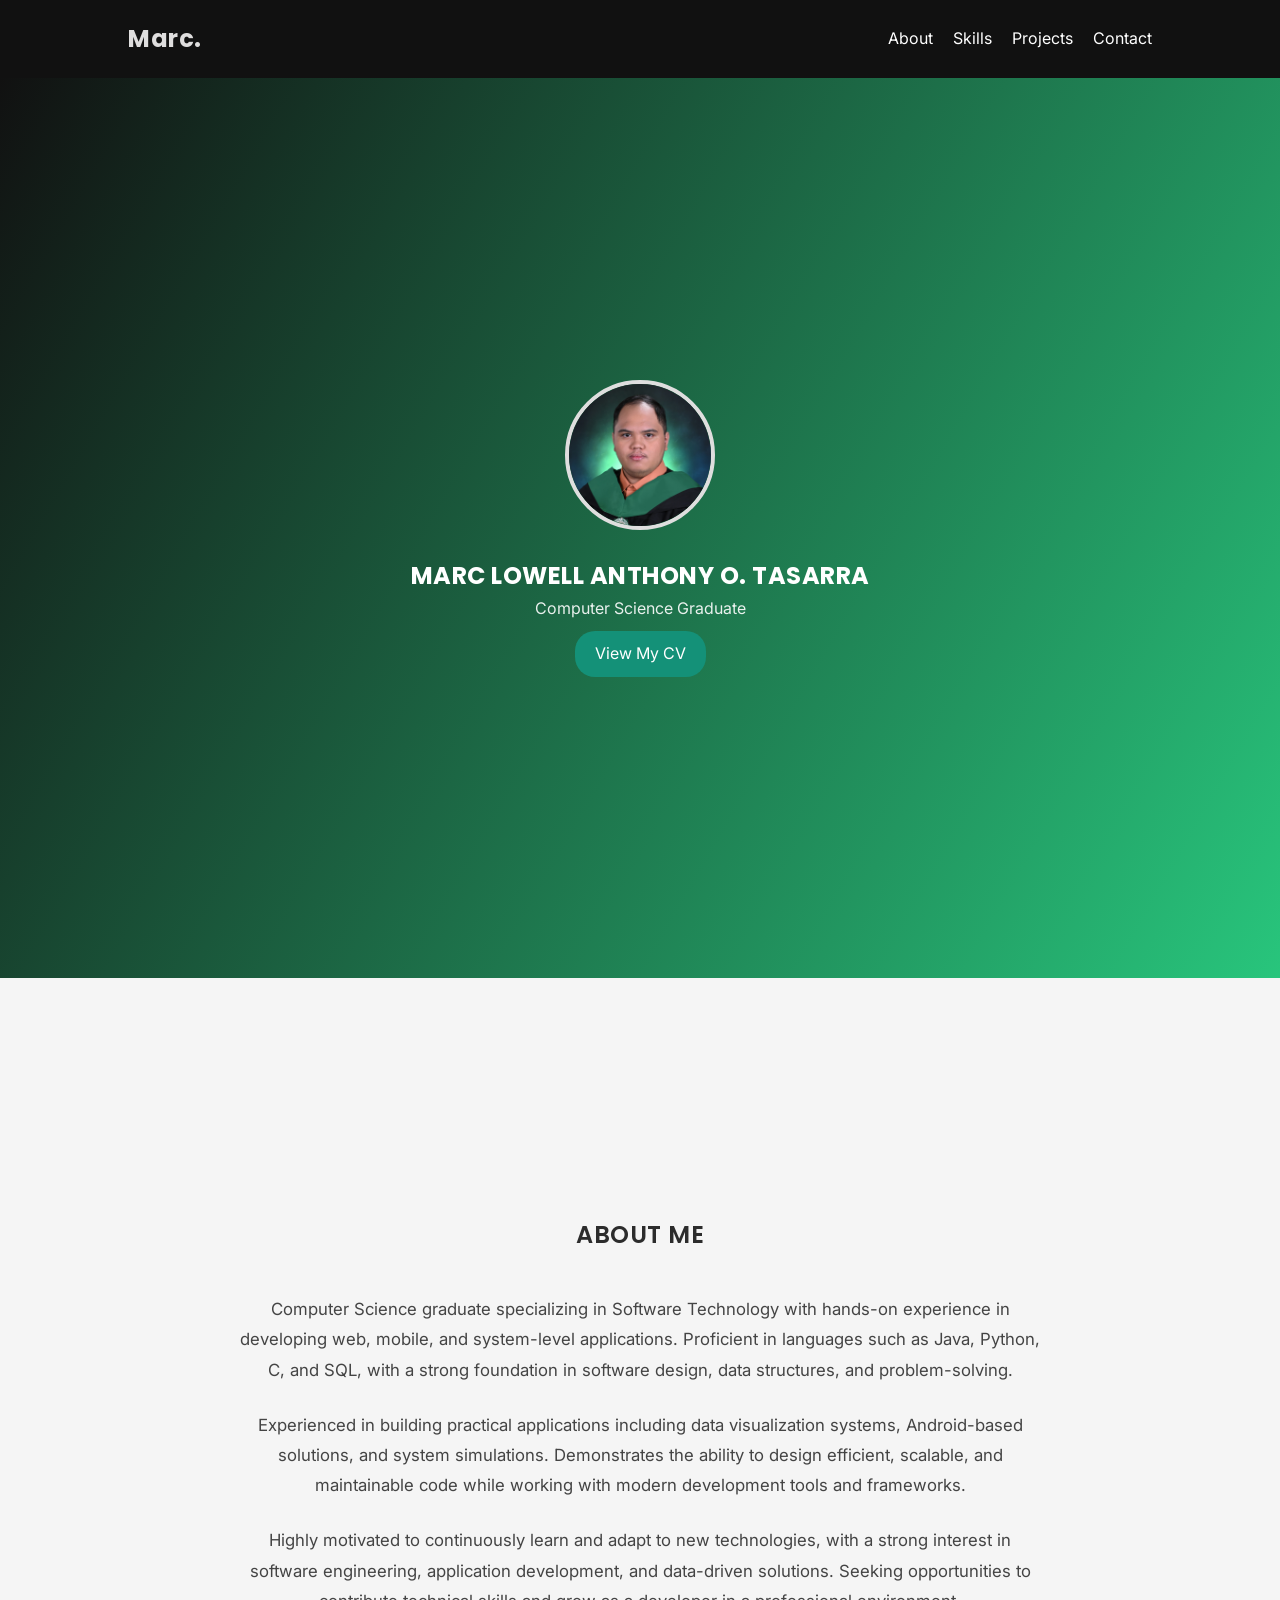
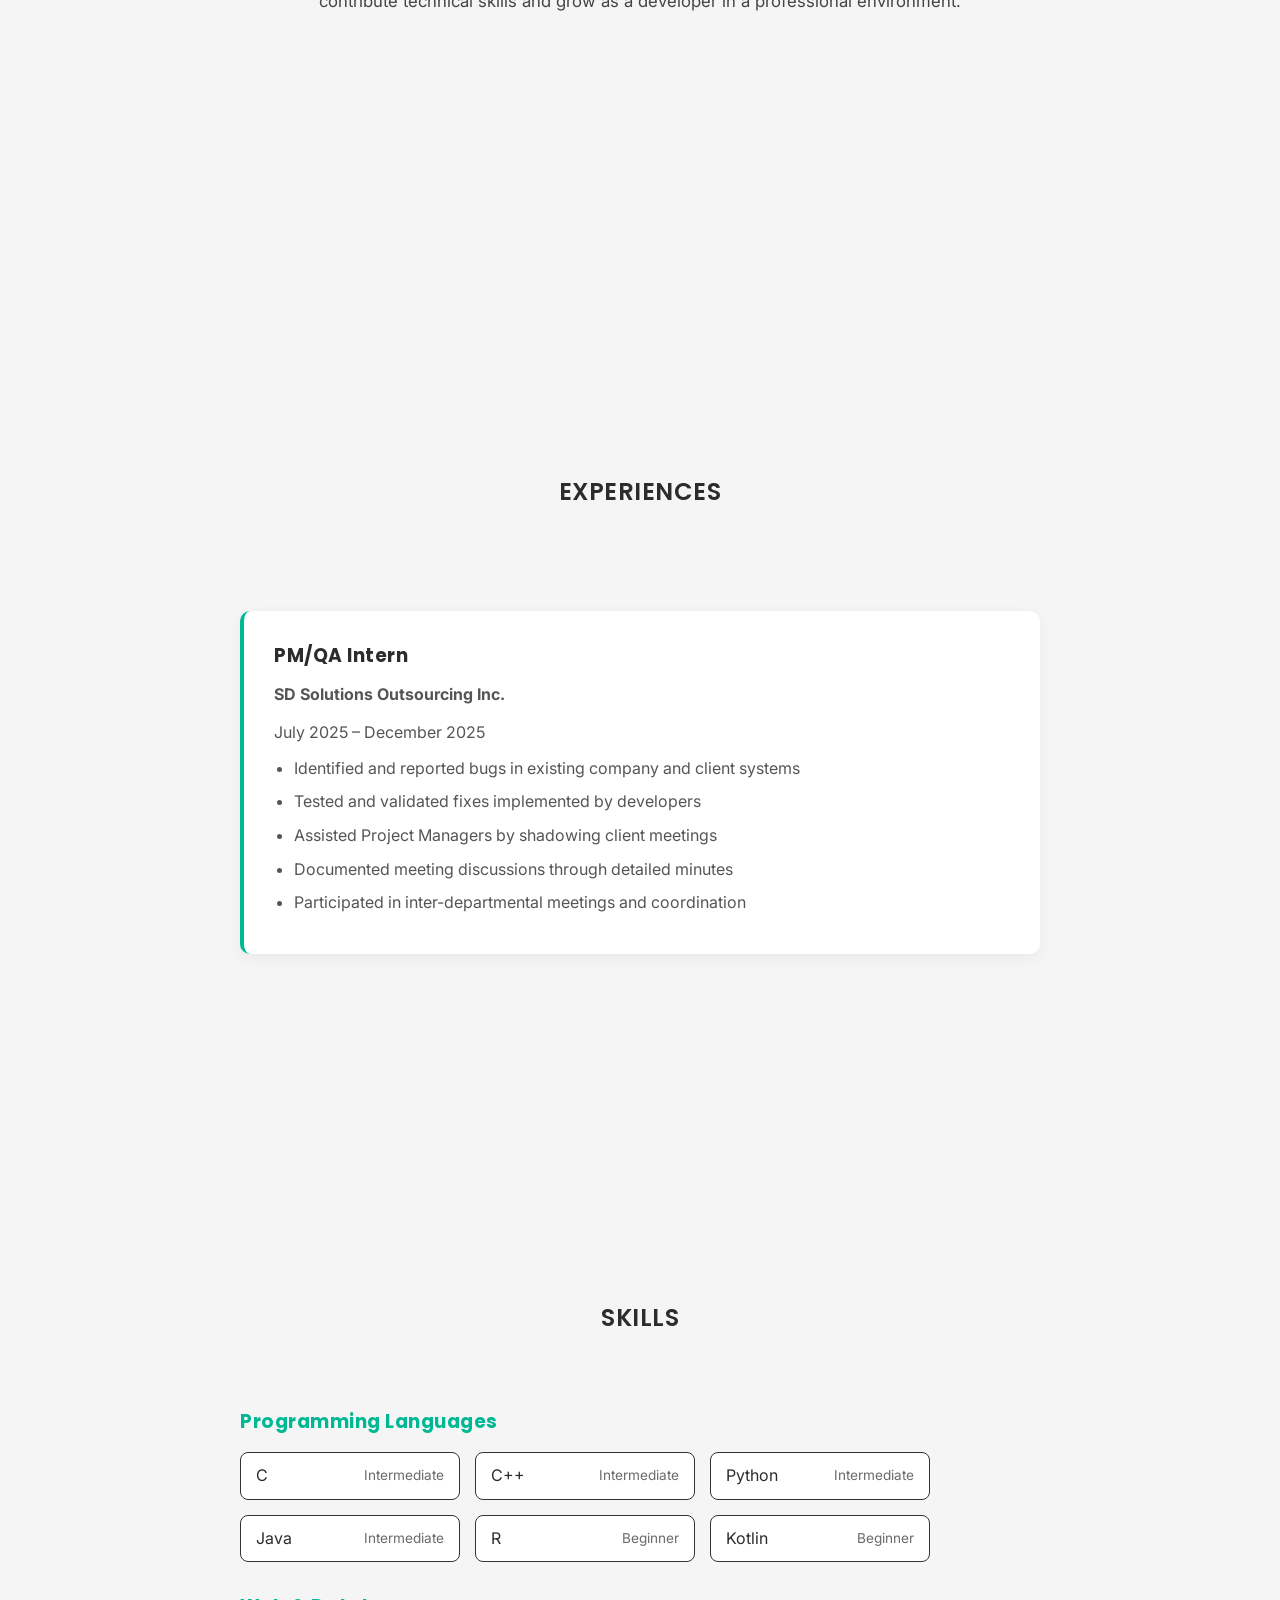
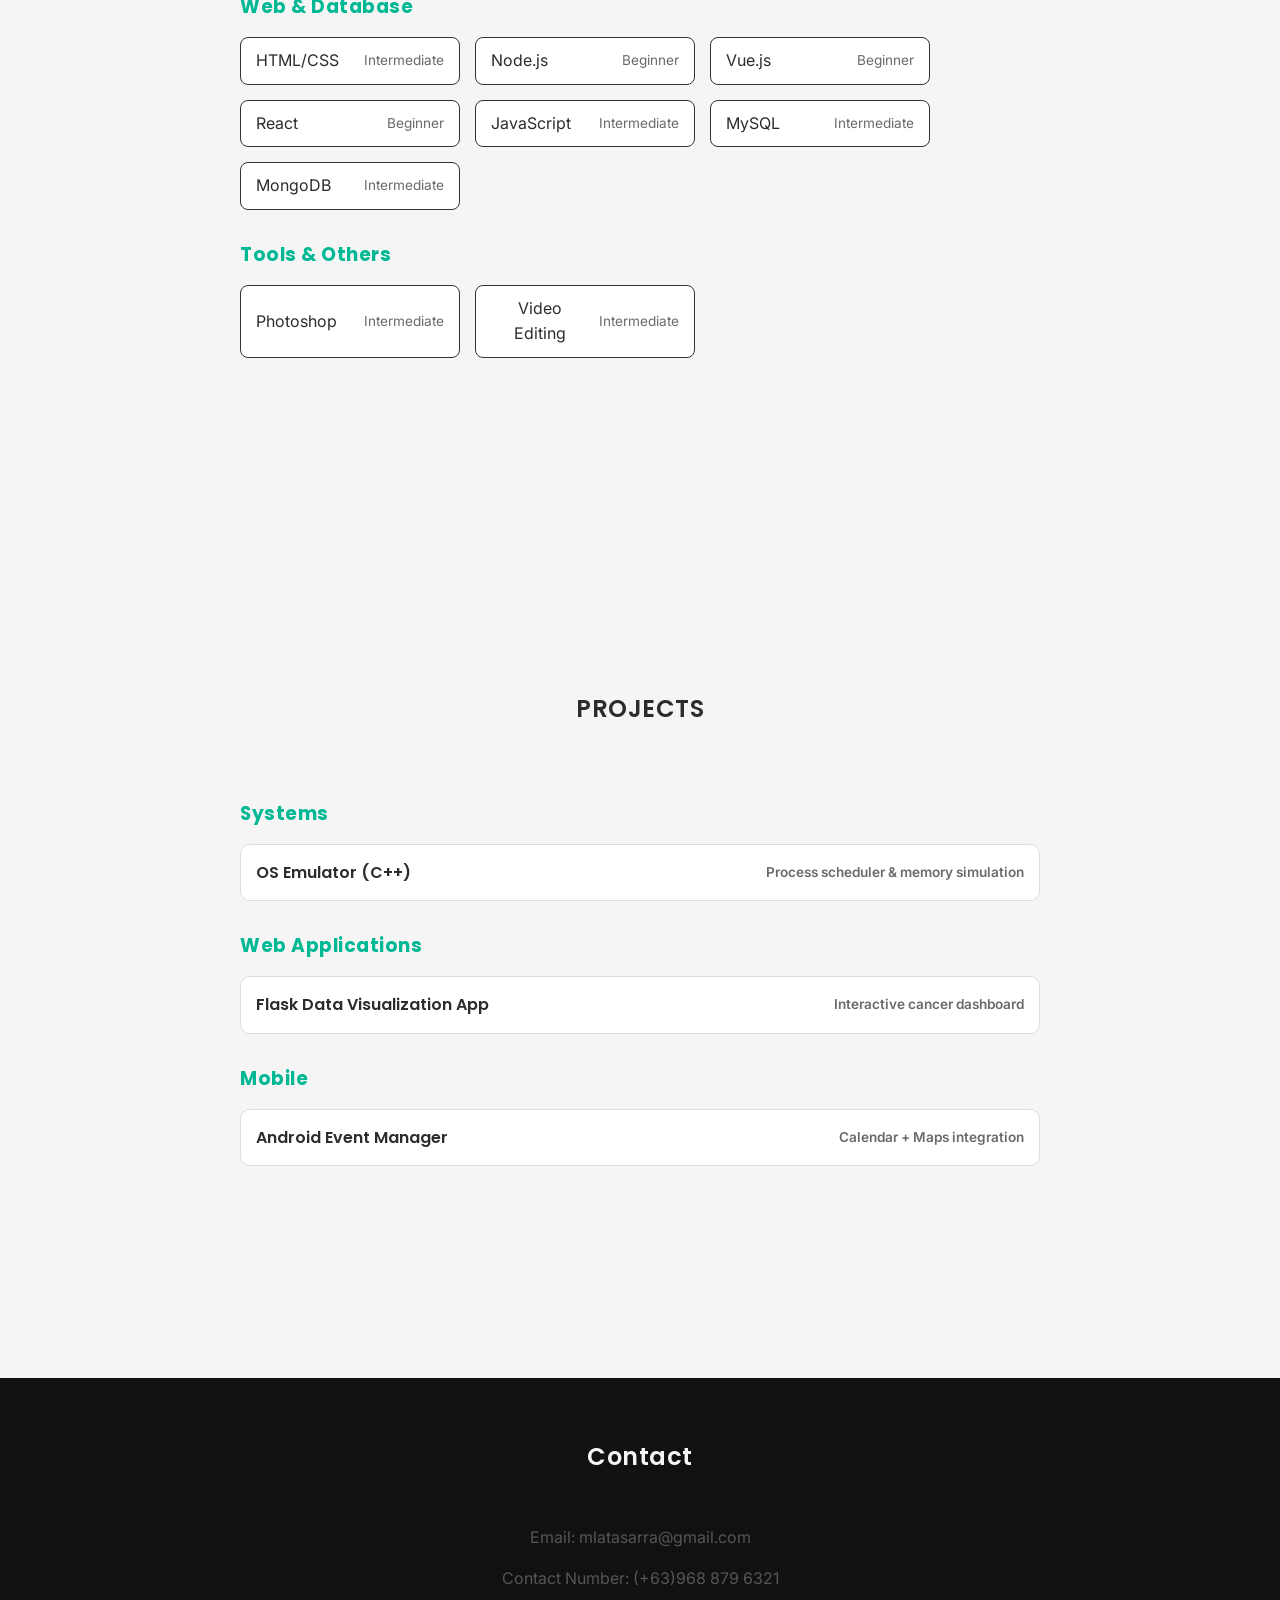
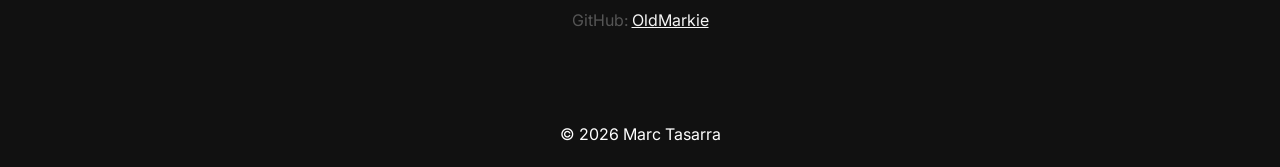
<file: index.html>
<!DOCTYPE html>
<html lang="en">
<head>
    <meta charset="UTF-8">
    <meta name="viewport" content="width=device-width, initial-scale=1.0">
    <title>Marc Tasarra | Portfolio</title>
    <link rel="stylesheet" href="styles.css">
    <link href="https://fonts.googleapis.com/css2?family=Poppins:wght@600;700&family=Inter:wght@400;500&family=Roboto+Slab:wght@400;600&display=swap" rel="stylesheet">
</head>
<body class="fade-out">
<main id="container">
    <!-- Navbar -->
    <header>
        <nav class="navbar">
            <h1 class="logo">Marc.</h1>
            <ul class="nav-links">
                <li><a href="about.html">About</a></li>
                <li><a href="#skills">Skills</a></li>
                <li><a href="#projects">Projects</a></li>
                <li><a href="#contact">Contact</a></li>
            </ul>
        </nav>
    </header>

    <!-- Hero Section -->
    <section class="hero">
        <div class="hero-content">
            <img src="profile.jpg" alt="Marc Tasarra">
            <h2>MARC LOWELL ANTHONY O. TASARRA</h2>
            <p>Computer Science Graduate</p>
            <a href="CV_TASARRA_MARC.pdf" class="btn" target="_blank">View My CV</a>
        </div>


    </section>

    <!-- About -->
    <section id="about" class="section hidden">
        <h2>ABOUT ME</h2>
        <p>
            Computer Science graduate specializing in Software Technology with hands-on experience in developing web, mobile, and system-level applications. Proficient in languages such as Java, Python, C, and SQL, with a strong foundation in software design, data structures, and problem-solving.
        </p>

        <p>
            Experienced in building practical applications including data visualization systems, Android-based solutions, and system simulations. Demonstrates the ability to design efficient, scalable, and maintainable code while working with modern development tools and frameworks.
        </p>

        <p>
            Highly motivated to continuously learn and adapt to new technologies, with a strong interest in software engineering, application development, and data-driven solutions. Seeking opportunities to contribute technical skills and grow as a developer in a professional environment.
        </p>


    </section>

    <!-- Experience -->
<section id="experience" class="section hidden">
    <h2>EXPERIENCES</h2>

    <div class="skills-container">

        <div class="about-block hidden delay-1">
            <h3>PM/QA Intern</h3>
            <p><strong>SD Solutions Outsourcing Inc.</strong></p>
            <p>July 2025 – December 2025</p>

            <ul>
                <li>Identified and reported bugs in existing company and client systems</li>
                <li>Tested and validated fixes implemented by developers</li>
                <li>Assisted Project Managers by shadowing client meetings</li>
                <li>Documented meeting discussions through detailed minutes</li>
                <li>Participated in inter-departmental meetings and coordination</li>
            </ul>
        </div>

    </div>

</section>

    <!-- Skills -->
    <section id="skills" class="section hidden">
    <h2>SKILLS</h2>

    <div class="skills-container">

        <div class="skill-group">
            <h3>Programming Languages</h3>
            <div class="skill-items">
                <div class="skill">C <span>Intermediate</span></div>
                <div class="skill">C++ <span>Intermediate</span></div>
                <div class="skill">Python <span>Intermediate</span></div>
                <div class="skill">Java <span>Intermediate</span></div>
                <div class="skill">R <span>Beginner</span></div>
                <div class="skill">Kotlin <span>Beginner</span></div>
            </div>
        </div>

        <div class="skill-group">
            <h3>Web & Database</h3>
            <div class="skill-items">
                <div class="skill">HTML/CSS <span>Intermediate</span></div>
                <div class="skill">Node.js <span>Beginner</span></div>
                <div class="skill">Vue.js <span>Beginner</span></div>
                <div class="skill">React <span>Beginner</span></div>
                <div class="skill">JavaScript <span>Intermediate</span></div>
                <div class="skill">MySQL <span>Intermediate</span></div>
                <div class="skill">MongoDB <span>Intermediate</span></div>            </div>
        </div>

        <div class="skill-group">
            <h3>Tools & Others</h3>
            <div class="skill-items">
                <div class="skill">Photoshop <span>Intermediate</span></div>
                <div class="skill">Video Editing <span>Intermediate</span></div>
            </div>
        </div>

    </div>


</section>

    <section id="projects" class="section hidden">
    <h2>PROJECTS</h2>

    <div class="skills-container">

        <div class="skill-group">

            <h3>Systems</h3>

            <div class="skill-items">

                <div class="accordion-item">
                    <div class="accordion-header">
                        OS Emulator (C++)
                        <span>Process scheduler & memory simulation</span>
                    </div>
                    <div class="accordion-content">
                        <p>
                            A C++ based OS simulation that includes process scheduling (FCFS / Round Robin)
                            and memory management using first-fit allocation.
                        </p>
                        <a href="os-emulator.html">View Full Project →</a>
                    </div>
                </div>

            </div>
        </div>

        <div class="skill-group">

            <h3>Web Applications</h3>

            <div class="skill-items">

                <div class="accordion-item">
                    <div class="accordion-header">
                        Flask Data Visualization App
                        <span>Interactive cancer dashboard</span>
                    </div>
                    <div class="accordion-content">
                        <p>
                            Flask-based dashboard using Plotly for cancer data visualization and analysis.
                        </p>
                        <a href="flask-app.html">View Full Project →</a>
                    </div>
                </div>

            </div>
        </div>

        <div class="skill-group">

            <h3>Mobile</h3>

            <div class="skill-items">

                <div class="accordion-item">
                    <div class="accordion-header">
                        Android Event Manager
                        <span>Calendar + Maps integration</span>
                    </div>
                    <div class="accordion-content">
                        <p>
                            Android event management app with SQLite storage and Google Maps location support.
                        </p>
                        <a href="android-event-manager.html">View Full Project →</a>
                    </div>
                </div>

            </div>
        </div>

    </div>


</section>

    <!-- Contact -->
    <section id="contact" class="section contact-section">
        <h2>Contact</h2>
        <p>Email: mlatasarra@gmail.com</p>
        <p>Contact Number: (+63)968 879 6321</p>
        <p>GitHub: <a href="https://github.com/OldMarkie" target="_blank">OldMarkie</a></p>
    </section>
</main>

    <!-- Footer -->
    <footer>
        <p>© 2026 Marc Tasarra</p>
    </footer>

    <script>
        const observer = new IntersectionObserver((entries) => {
            entries.forEach(entry => {
                if (entry.isIntersecting) {
                    entry.target.classList.add('show');
                }
            });
        });

        const hiddenElements = document.querySelectorAll('.hidden');
        hiddenElements.forEach(el => observer.observe(el));
    </script>

    <script>
        document.addEventListener("DOMContentLoaded", () => {
            document.body.classList.remove("fade-out");

            document.querySelectorAll("a").forEach(link => {
                const target = link.getAttribute("href");

                //Skip external links + anchor links (#section)
                if (
                    !target ||
                    target.startsWith("http") ||
                    target.startsWith("#") ||
                    link.hasAttribute("target")
                ) return;

                link.addEventListener("click", function (e) {
                    e.preventDefault();
                    document.body.classList.add("fade-out");

                    setTimeout(() => {
                        window.location.href = target;
                    }, 400);
                });
            });
        });
    </script>

    <script>
    document.addEventListener("DOMContentLoaded", () => {
        const items = document.querySelectorAll(".accordion-item");

        items.forEach(item => {
            const header = item.querySelector(".accordion-header");

            header.addEventListener("click", () => {

                // close others (accordion behavior)
                items.forEach(i => {
                    if (i !== item) {
                        i.classList.remove("active");
                    }
                });

                // toggle current
                item.classList.toggle("active");
            });
        });
    });
    </script>



</body>
</html>
</file>
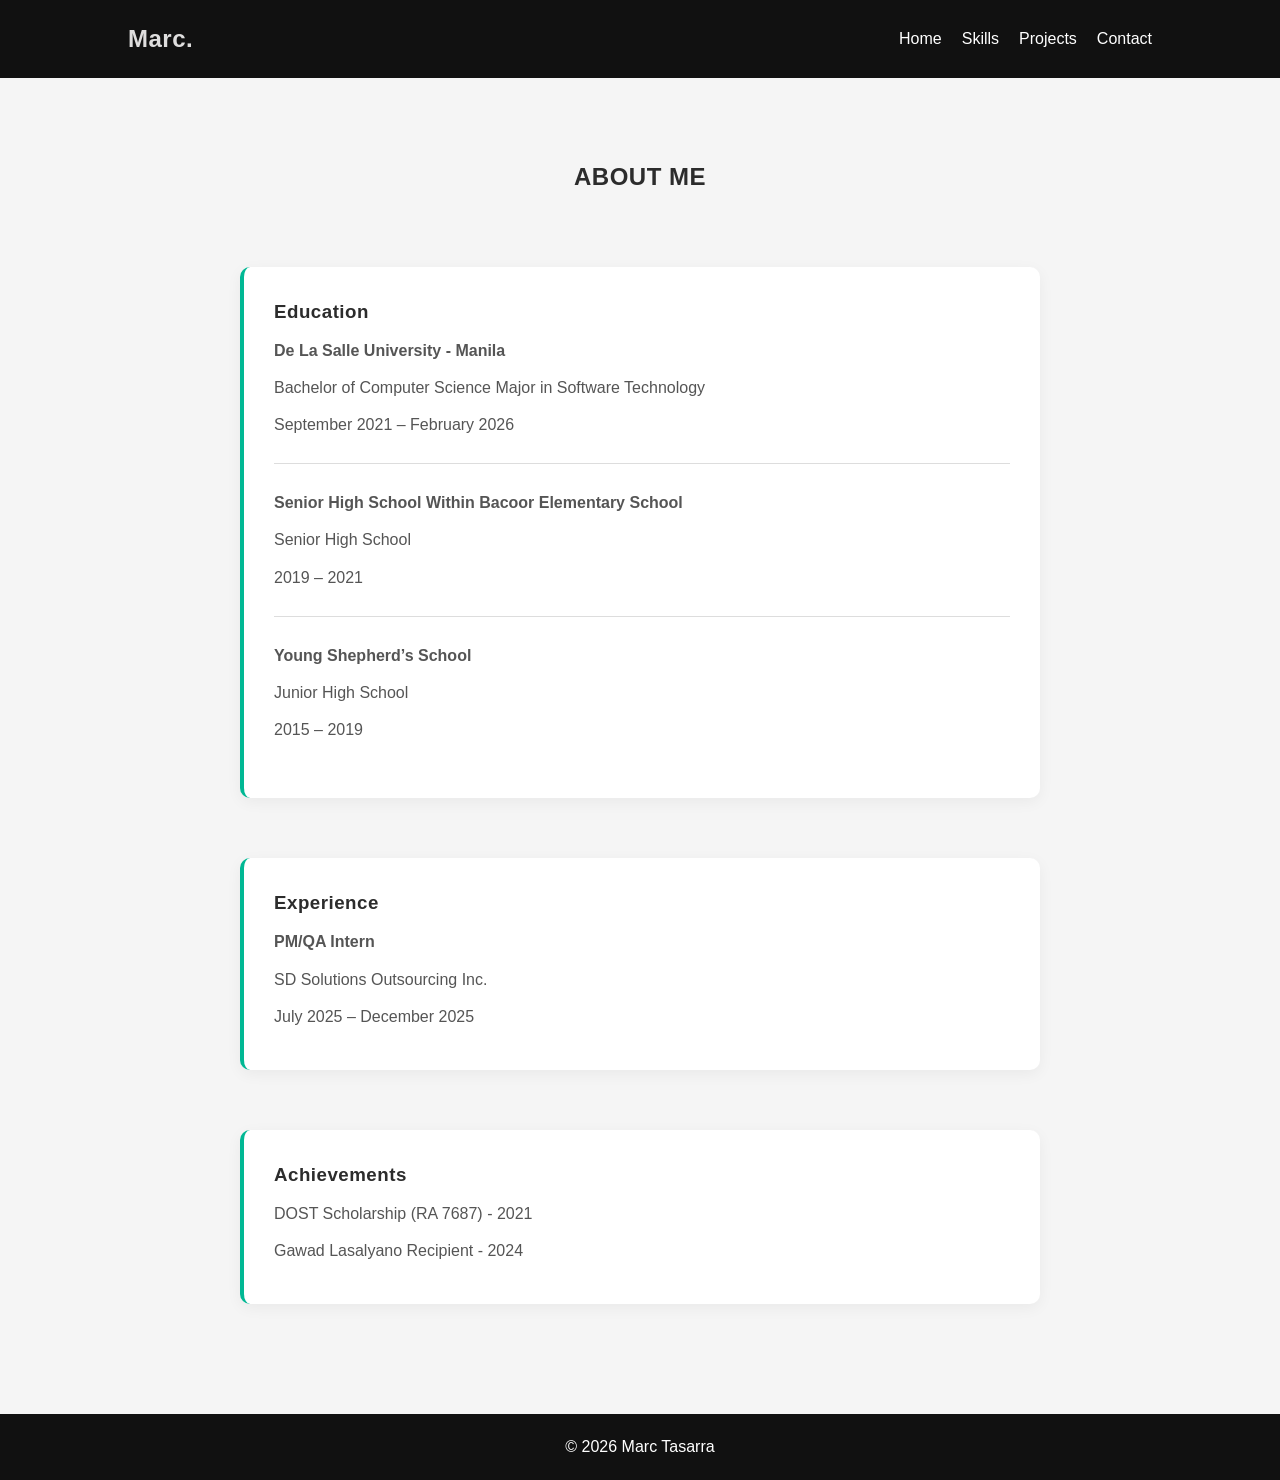
<file: about.html>
<!DOCTYPE html>
<html lang="en">
<head>
    <meta charset="UTF-8">
    <meta name="viewport" content="width=device-width, initial-scale=1.0">
    <title>About | Marc Tasarra</title>
    <link rel="stylesheet" href="styles.css">
</head>
<body class="fade-out">

    <!-- Navbar -->
    <header>
        <nav class="navbar">
            <h1 class="logo">Marc.</h1>
            <ul class="nav-links">
                <li><a href="index.html">Home</a></li>
                <li><a href="index.html#skills">Skills</a></li>
                <li><a href="index.html#projects">Projects</a></li>
                <li><a href="index.html#contact">Contact</a></li>
            </ul>
        </nav>
    </header>

    <!-- About Content -->
        <section class="section">
            <h2 class="hidden">ABOUT ME</h2>

            <!-- Education -->
            <div class="about-block hidden">
        <h3>Education</h3>

        <div class="edu-item">
            <p><strong>De La Salle University - Manila</strong></p>
            <p>Bachelor of Computer Science Major in Software Technology</p>
            <p>September 2021 – February 2026</p>
        </div>

        <div class="edu-item">
            <p><strong>Senior High School Within Bacoor Elementary School</strong></p>
            <p>Senior High School</p>
            <p>2019 – 2021</p>
        </div>

        <div class="edu-item">
            <p><strong>Young Shepherd’s School</strong></p>
            <p>Junior High School</p>
            <p>2015 – 2019</p>
        </div>
</div>
        <!-- Experience -->
        <div class="about-block hidden delay-1">
            <h3>Experience</h3>
            <p><strong>PM/QA Intern</strong></p>
            <p>SD Solutions Outsourcing Inc.</p>
            <p>July 2025 – December 2025</p>
        </div>

        <!-- Achievements -->
        <div class="about-block hidden delay-2">
            <h3>Achievements</h3>
                <p>DOST Scholarship (RA 7687) - 2021</p>
                <p>Gawad Lasalyano Recipient - 2024</p>
        </div>

    </section>

    <footer>
        <p>© 2026 Marc Tasarra</p>
    </footer>

    <!-- Scroll Animation Script -->
    <script>
        const observer = new IntersectionObserver((entries) => {
            entries.forEach(entry => {
                if (entry.isIntersecting) {
                    entry.target.classList.add('show');
                }
            });
        });

        const hiddenElements = document.querySelectorAll('.hidden');
        hiddenElements.forEach(el => observer.observe(el));
    </script>

    <script>
    // Page fade-in on load
    document.addEventListener("DOMContentLoaded", () => {
        document.body.classList.remove("fade-out");
    });

    // Intercept link clicks for fade-out transition
    document.querySelectorAll("a").forEach(link => {
        const target = link.getAttribute("href");

        // Only apply to internal links (not external or blank target)
        if (target && !target.startsWith("http") && !link.hasAttribute("target")) {
            link.addEventListener("click", function (e) {
                e.preventDefault();
                document.body.classList.add("fade-out");

                setTimeout(() => {
                    window.location.href = target;
                }, 400);
            });
        }
    });
</script>

</body>
</html>
</file>
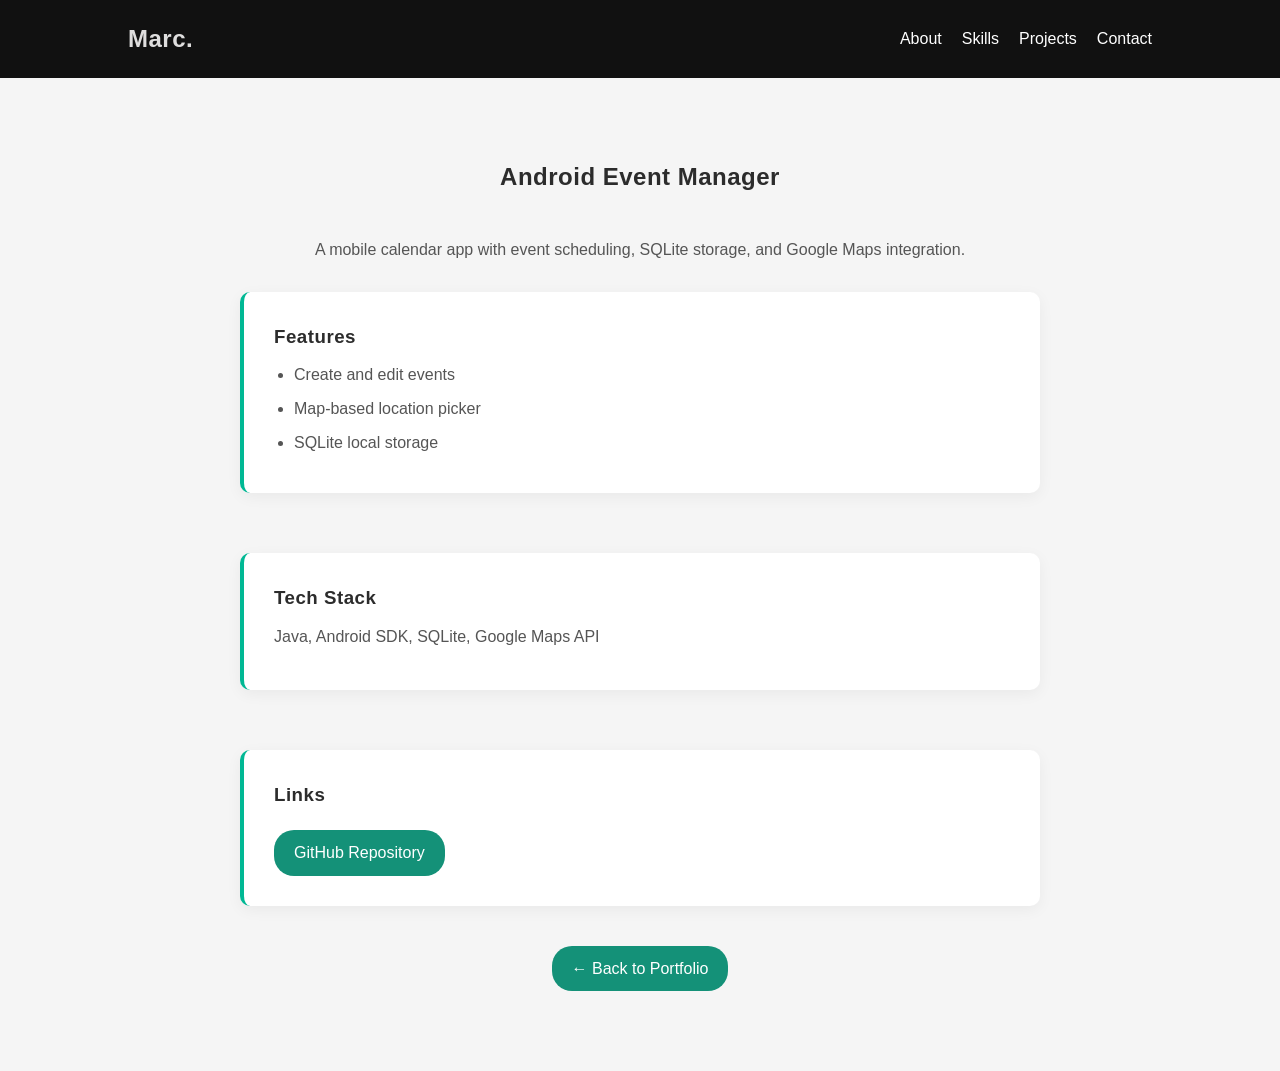
<file: android-event-manager.html>
<!DOCTYPE html>
<html>
<head>
    <title>OS Emulator</title>
    <link rel="stylesheet" href="styles.css">
</head>
<body class="fade-out">

<header>
    <nav class="navbar">
        <h1 class="logo">Marc.</h1>
        <ul class="nav-links">
            <li><a href="index.html#about">About</a></li>
            <li><a href="index.html#skills">Skills</a></li>
            <li><a href="index.html#projects">Projects</a></li>
            <li><a href="index.html#contact">Contact</a></li>
        </ul>
    </nav>
</header>

<section class="section dark">
    <h2>Android Event Manager</h2>

    <p>
        A mobile calendar app with event scheduling, SQLite storage, and Google Maps integration.
    </p>

    <div class="about-block">
        <h3>Features</h3>
        <ul>
            <li>Create and edit events</li>
            <li>Map-based location picker</li>
            <li>SQLite local storage</li>
        </ul>
    </div>

    <div class="about-block">
        <h3>Tech Stack</h3>
        <p>Java, Android SDK, SQLite, Google Maps API</p>
    </div>

    <div class="about-block">
        <h3>Links</h3>
        <a class="btn" href="https://github.com/OldMarkie/schedule_maker" target="_blank">
            GitHub Repository
        </a>
    </div>

    <a class="btn" href="index.html#projects">← Back to Portfolio</a>
</section>

<script>
    // Page fade-in on load
    document.addEventListener("DOMContentLoaded", () => {
        document.body.classList.remove("fade-out");
    });

    // Intercept link clicks for fade-out transition
    document.querySelectorAll("a").forEach(link => {
        const target = link.getAttribute("href");

        // Only apply to internal links (not external or blank target)
        if (target && !target.startsWith("http") && !link.hasAttribute("target")) {
            link.addEventListener("click", function (e) {
                e.preventDefault();
                document.body.classList.add("fade-out");

                setTimeout(() => {
                    window.location.href = target;
                }, 400);
            });
        }
    });
</script>



</body>
</html>
</file>
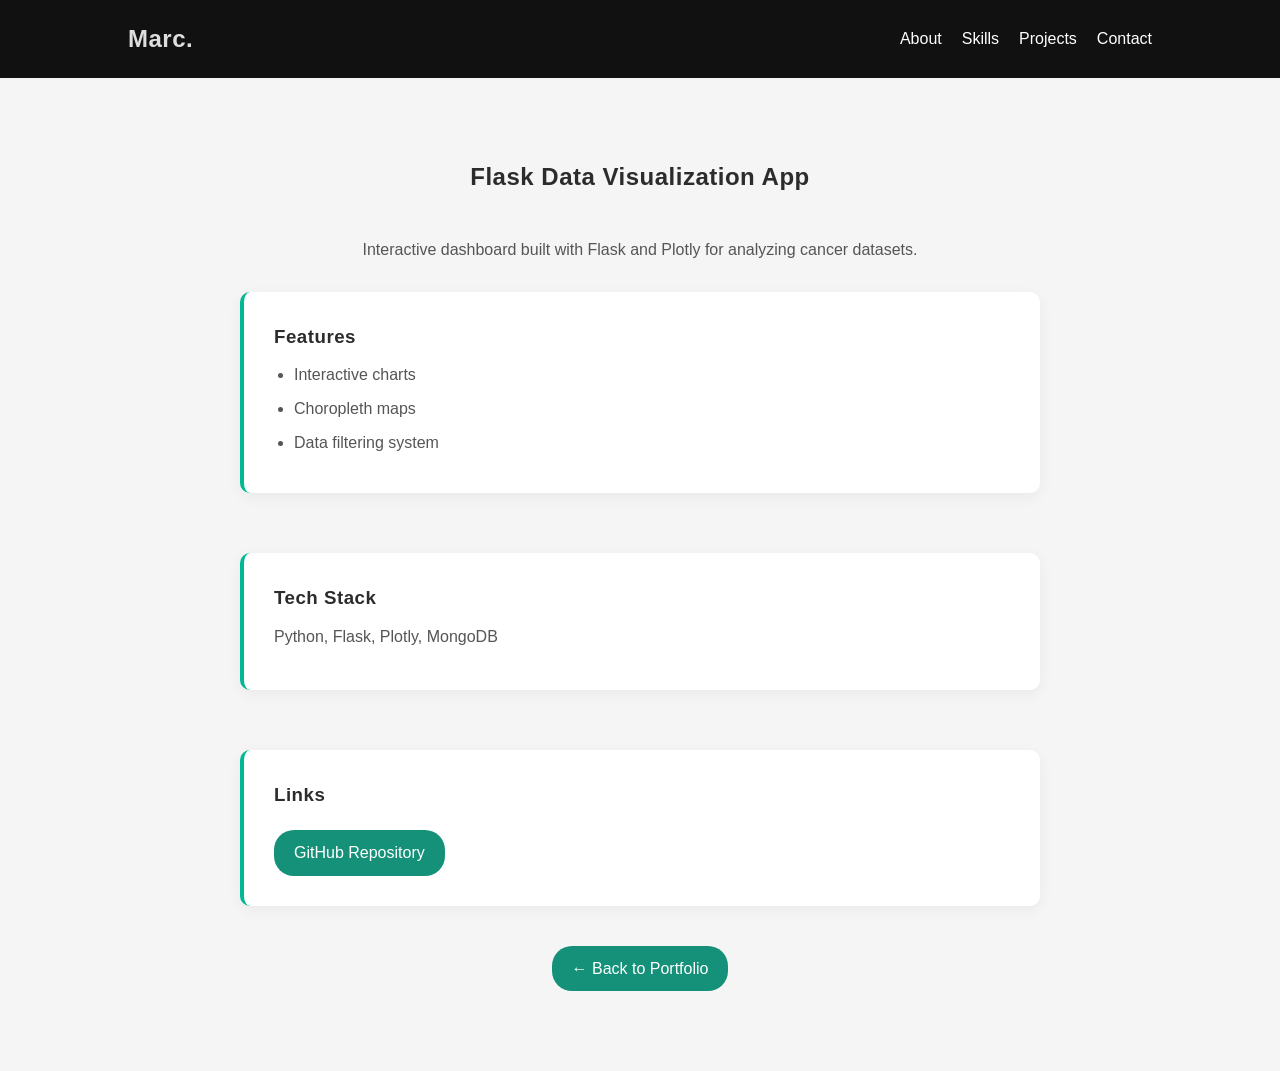
<file: flask-app.html>
<!DOCTYPE html>
<html>
<head>
    <title>OS Emulator</title>
    <link rel="stylesheet" href="styles.css">
</head>
<body class="fade-out">

<header>
    <nav class="navbar">
        <h1 class="logo">Marc.</h1>
        <ul class="nav-links">
            <li><a href="index.html#about">About</a></li>
            <li><a href="index.html#skills">Skills</a></li>
            <li><a href="index.html#projects">Projects</a></li>
            <li><a href="index.html#contact">Contact</a></li>
        </ul>
    </nav>
</header>

<section class="section dark">
    <h2>Flask Data Visualization App</h2>

    <p>
        Interactive dashboard built with Flask and Plotly for analyzing cancer datasets.
    </p>

    <div class="about-block">
        <h3>Features</h3>
        <ul>
            <li>Interactive charts</li>
            <li>Choropleth maps</li>
            <li>Data filtering system</li>
        </ul>
    </div>

    <div class="about-block">
        <h3>Tech Stack</h3>
        <p>Python, Flask, Plotly, MongoDB</p>
    </div>

    <div class="about-block">
        <h3>Links</h3>
        <a class="btn" href="https://github.com/OldMarkie/DATA101---Data-Visualization-Dashboard-Project/tree/python_backend" target="_blank">
            GitHub Repository
        </a>
    </div>

    <a class="btn" href="index.html#projects">← Back to Portfolio</a>
</section>

<script>
    // Page fade-in on load
    document.addEventListener("DOMContentLoaded", () => {
        document.body.classList.remove("fade-out");
    });

    // Intercept link clicks for fade-out transition
    document.querySelectorAll("a").forEach(link => {
        const target = link.getAttribute("href");

        // Only apply to internal links (not external or blank target)
        if (target && !target.startsWith("http") && !link.hasAttribute("target")) {
            link.addEventListener("click", function (e) {
                e.preventDefault();
                document.body.classList.add("fade-out");

                setTimeout(() => {
                    window.location.href = target;
                }, 400);
            });
        }
    });
</script>



</body>
</html>
</file>
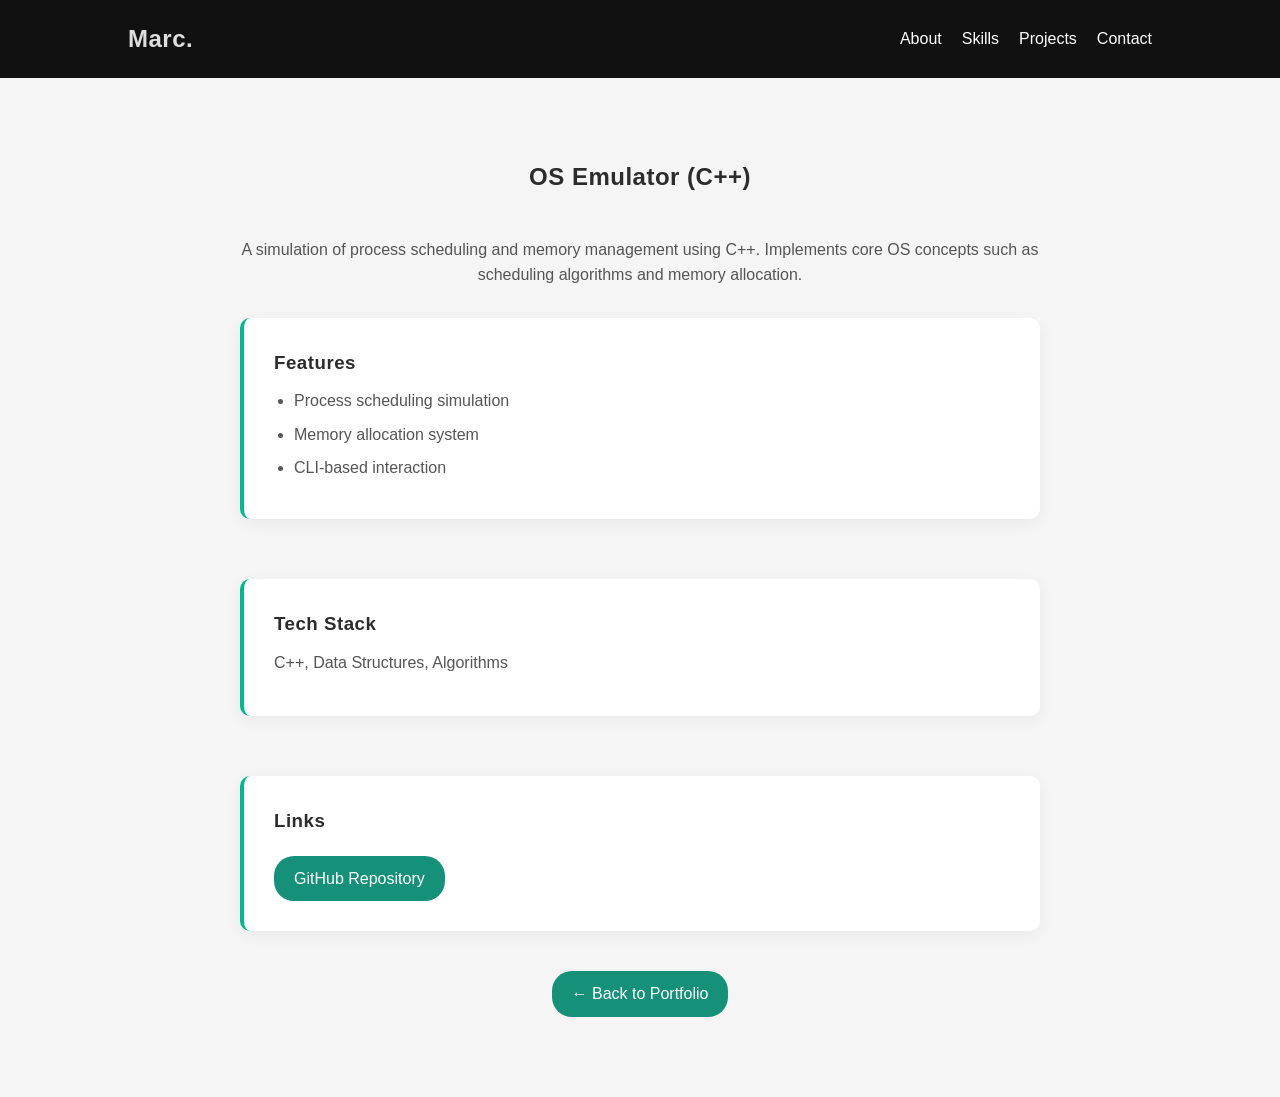
<file: os-emulator.html>
<!DOCTYPE html>
<html>
<head>
    <title>OS Emulator</title>
    <link rel="stylesheet" href="styles.css">
</head>
<body class="fade-out">

<header>
    <nav class="navbar">
        <h1 class="logo">Marc.</h1>
        <ul class="nav-links">
            <li><a href="index.html#about">About</a></li>
            <li><a href="index.html#skills">Skills</a></li>
            <li><a href="index.html#projects">Projects</a></li>
            <li><a href="index.html#contact">Contact</a></li>
        </ul>
    </nav>
</header>

<section class="section dark">
    <h2>OS Emulator (C++)</h2>

    <p>
        A simulation of process scheduling and memory management using C++.
        Implements core OS concepts such as scheduling algorithms and memory allocation.
    </p>

    <div class="about-block">
        <h3>Features</h3>
        <ul>
            <li>Process scheduling simulation</li>
            <li>Memory allocation system</li>
            <li>CLI-based interaction</li>
        </ul>
    </div>

    <div class="about-block">
        <h3>Tech Stack</h3>
        <p>C++, Data Structures, Algorithms</p>
    </div>

    <div class="about-block">
        <h3>Links</h3>
        <a class="btn" href="https://github.com/OldMarkie/MCO1-CLI/tree/new_new_phase_2" target="_blank">
            GitHub Repository
        </a>
    </div>

    <a class="btn" href="index.html#projects">← Back to Portfolio</a>
</section>

<script>
    // Page fade-in on load
    document.addEventListener("DOMContentLoaded", () => {
        document.body.classList.remove("fade-out");
    });

    // Intercept link clicks for fade-out transition
    document.querySelectorAll("a").forEach(link => {
        const target = link.getAttribute("href");

        // Only apply to internal links (not external or blank target)
        if (target && !target.startsWith("http") && !link.hasAttribute("target")) {
            link.addEventListener("click", function (e) {
                e.preventDefault();
                document.body.classList.add("fade-out");

                setTimeout(() => {
                    window.location.href = target;
                }, 400);
            });
        }
    });
</script>


</body>
</html>
</file>
<file: styles.css>
:root {
    --bg-main: #f5f5f5;     /* off-white background */
    --text-main: #2c2c2c;   /* softer dark text */
    --text-muted: #555;
}

/* Reset */
* {
    margin: 0;
    padding: 0;
    box-sizing: border-box;
    font-family: 'Inter', sans-serif;
}

h1, h2, h3 {
    font-family: 'Poppins', sans-serif;
    font-weight: 700;
    letter-spacing: 0.5px;
}

h2 {
    font-weight: 600;
}

p, li, span {
    font-family: 'Inter', sans-serif;
}

/* Body */
body {
    line-height: 1.6;
    color: #333;
}

/* Navbar */
.navbar {
    display: flex;
    justify-content: space-between;
    align-items: center;
    padding: 20px 10%;
    background: #111;
    color: #fff;
}

.logo {
    font-size: 1.5rem;
    color: #dfdede;
}

.nav-links {
    list-style: none;
    display: flex;
    gap: 20px;
}

.nav-links a {
    color: #fff;
    text-decoration: none;
    transition: 0.3s;
}

.nav-links a:hover {
    color: #00b894;
}

/* Hero */
.hero {
    height: 100vh;
    display: flex;
    justify-content: center;
    align-items: center;
    background: linear-gradient(120deg, #111, #28c57c);
    color: #fff;
    text-align: center;
    position: relative;
}

.hero img {
    width: 150px;
    border-radius: 50%;
    margin-bottom: 20px;
    border: 4px solid #dfdede;
}

.hero h2 {
    font-family: 'Poppins', sans-serif;
    font-weight: 700;
}

.hero p {
    font-family: 'Inter', sans-serif;
    font-weight: 400;
    opacity: 0.9;
}

.btn {
    display: inline-block;
    padding: 10px 20px;
    background: #fff;
    color: #111;
    text-decoration: none;
    border-radius: 20px;
    transition: 0.3s;
}

.btn:hover {
    background: #045f3c;
    color: #fff;
}

/* Sections */
.section {
    min-height: 100vh;
    padding: 80px 10%;
    text-align: center;

    display: flex;
    flex-direction: column;
    justify-content: center;
    align-items: center;

    background: var(--bg-main);   /* OFF-WHITE */
    color: var(--text-main);
}

/* REMOVE dark section backgrounds */
.section.dark {
    background: var(--bg-main);
    color: var(--text-main);
}

/* Skills */
.skills-grid {
    display: flex;
    flex-wrap: wrap;
    justify-content: center;
    gap: 15px;
    margin-top: 20px;
}

.skills-grid span {
    background: #00b894;
    color: #fff;
    padding: 10px 15px;
    border-radius: 20px;
}

.skill-group a.skill {
    text-decoration: none;
    color: inherit;
}

/* Projects */
.projects-grid {
    display: grid;
    grid-template-columns: repeat(auto-fit, minmax(250px, 1fr));
    gap: 20px;
    margin-top: 30px;
}

.project-card {
    padding: 20px;
    border: 1px solid #ddd;
    border-radius: 10px;
    transition: 0.3s;
}

.project-card:hover {
    transform: translateY(-5px);
    border-color: #00b894;
}

.project-title-accent {
    font-family: 'Roboto Slab', serif;
}

/* Footer */
footer {
    text-align: center;
    padding: 20px;
    background: #111;
    color: #fff;
}

/* Scroll Animation Base */
.hidden {
    opacity: 0;
    transform: translateY(30px);
    transition: all 0.8s ease;
}

.show {
    opacity: 1;
    transform: translateY(0);
}

/* Stagger effect */
.delay-1 { transition-delay: 0.2s; }
.delay-2 { transition-delay: 0.4s; }
.delay-3 { transition-delay: 0.6s; }

/* About Page Blocks */
.about-block {
    max-width: 700px;
    margin: 40px auto;
    padding: 20px;
    border-left: 4px solid #00b894;
    background: #802626;
    border-radius: 8px;
    text-align: left;
}

.about-block h3 {
    margin-bottom: 10px;
}

.about-block ul {
    padding-left: 20px;
}

.section h2 {
    margin-bottom: 40px;
}

.about-block {
    max-width: 700px;
    margin: 50px auto; /* increased spacing */
    padding: 25px;
    border-left: 4px solid #00b894;
    background: #9c1e1e;
    border-radius: 8px;
    text-align: left;
    box-shadow: 0 4px 15px rgba(0,0,0,0.05)
}

.about-block p {
    margin-bottom: 10px;
    line-height: 1.7;
}

.about-block ul li {
    margin-bottom: 8px;
}

.edu-item {
    margin-bottom: 25px;
    padding-bottom: 15px;
    border-bottom: 1px solid #ddd;
}

.edu-item:last-child {
    border-bottom: none;
    margin-bottom: 0;
}

/* Fullscreen Sections */


/* Keep content readable */
.section > * {
    max-width: 800px;
}

.about-block {
    width: 100%;
    max-width: 800px;
    margin: 30px auto;
    padding: 30px;
    border-left: 4px solid #00b894;
    background: #a12b2b;
    border-radius: 10px;
    text-align: left;
}

html {
    scroll-behavior: smooth;
}

body {
    scroll-snap-type: y mandatory;
}

.section {
    scroll-snap-align: start;
}

#about p {
    margin-bottom: 25px;
    line-height: 1.8;
    font-size: 1.05rem;
    color: #444;
}

/* Override fullscreen for contact */
.contact-section {
    min-height: auto;
    padding: 60px 10%;

    display: flex;             
    flex-direction: column;
    justify-content: center;    
    align-items: center;       

    text-align: center;
    background: #111;         
    color: #f5f5f5;           
}

.contact-section p {
    margin: 8px 0;
    font-size: 1rem;
}

.contact-section p,
.contact-section a {
    color: #f5f5f5;
}

/* Scroll Indicator */
.scroll-indicator {
    position: absolute;
    bottom: 100px; 
    left: 50%;
    transform: translateX(-50%);
    cursor: pointer;
    z-index: 10; 
}

.scroll-indicator span:nth-child(2) {
    margin-top: -10px;
    animation-delay: 0.2s;
}

.scroll-indicator span {
    display: block;
    width: 20px;
    height: 20px;
    border-bottom: 3px solid var(--indicator-color, #fff);
    border-right: 3px solid var(--indicator-color, #fff);
    transform: rotate(45deg);
    animation: scrollDown 1.5s infinite;
}

.hero {
    --indicator-color: #fff;
}

#about {
    --indicator-color: #00b894;
}

#projects {
    --indicator-color: #00b894;
}

#skills {
    --indicator-color: #00b894;
}

#experience {
    --indicator-color: #00b894;
}


/* Animation */
@keyframes scrollDown {
    0% {
        opacity: 0;
        transform: rotate(45deg) translate(-5px, -5px);
    }
    50% {
        opacity: 1;
    }
    100% {
        opacity: 0;
        transform: rotate(45deg) translate(5px, 5px);
    }
}

/* Skills Layout */
.skills-container {
    display: flex;
    flex-direction: column;
    gap: 30px;
    margin-top: 30px;
    width: 100%;
    max-width: 800px;
}

/* Group Titles */
.skill-group h3 {
    margin-bottom: 15px;
    text-align: left;
    color: #00b894;
}

/* Skill Items */
.skill-items {
    display: flex;
    flex-wrap: wrap;
    gap: 15px;
}

/* Individual Skill */
.skill {
    background: #ffffff;
    padding: 10px 15px;
    border-radius: 8px;
    display: flex;
    justify-content: space-between;
    align-items: center;   
    width: 220px;          
    border: 1px solid #333;
    transition: 0.3s;
}

/* Skill Level */
.skill span {
    font-size: 0.85rem;
    opacity: 0.7;
    margin-left: 10px;
}

/* Hover Effect */
.skill:hover {
    border-color: #00b894;
    transform: translateY(-3px);
}

.project-card {
    text-decoration: none;
    color: inherit;
    display: block;
}

.project-card:hover {
    cursor: pointer;
}

.btn {
    display: inline-block;
    padding: 10px 20px;
    background: #149178;
    color: #fff;
    text-decoration: none;
    border-radius: 20px;
    transition: 0.3s;
    margin-top: 10px;
}

.btn:hover {
    background: #015c39;
}

/* Page fade transition */
body {
    opacity: 1;
    transition: opacity 0.4s ease;
}

body.fade-out {
    opacity: 0;
}

/* Optional: smoother initial load */
.section {
    animation: fadeInPage 0.6s ease;
}

@keyframes fadeInPage {
    from {
        opacity: 0;
        transform: translateY(10px);
    }
    to {
        opacity: 1;
        transform: translateY(0);
    }
}



.about-block {
    background: #ffffff;
    color: #2c2c2c;
    border-left: 4px solid #00b894;
}

.section p,
.section li {
    color: var(--text-muted);
}


.accordion-item {
    border: 1px solid #ddd;
    border-radius: 10px;
    overflow: hidden;

    width: 100%;
    max-width: 800px;
    position: relative;
}

/* Header (clickable area) */
.accordion-header {
    padding: 15px;
    cursor: pointer;
    display: flex;
    justify-content: space-between;
    align-items: center;
    background: #ffffff;
    transition: 0.3s;
    font-family: 'Poppins', sans-serif;
    font-weight: 600;
}

.accordion-header span {
    font-size: 0.85rem;
    opacity: 0.7;
    margin-left: 10px;
    font-family: 'Inter', sans-serif;
}

/* Hover */
.accordion-header:hover {
    background: #f9fffd;
}

/* Content (collapsed by default) */
.accordion-content {
    max-height: 0;
    overflow: hidden;
    padding: 0 15px;
    background: #fafafa;
    transition: max-height 0.4s ease, padding 0.4s ease;
}

/* Open state */
.accordion-item.active .accordion-content {
    max-height: 200px;
    padding: 15px;
}

/* Link styling */
.accordion-content a {
    display: inline-block;
    margin-top: 10px;
    color: #00b894;
    text-decoration: none;
}

.accordion-content a:hover {
    text-decoration: underline;
}

.accordion-item.active {
    border-color: rgba(0, 184, 148, 0.35);
    box-shadow: 0 6px 18px rgba(0, 0, 0, 0.06);
    transform: none; 
    transition: all 0.25s ease;
}

.accordion-item.active .accordion-header {
    background: #f6fffc;
    color: #0a8f72;
}

.accordion-item.active::before {
    content: "";
    position: absolute;
    left: 0;
    top: 12px;
    height: calc(100% - 24px);
    width: 3px;
    border-radius: 2px;

    background: linear-gradient(
        to bottom,
        rgba(0, 184, 148, 0.6),
        rgba(0, 184, 148, 0.15)
    );

    animation: none; /* remove pulsing (too harsh) */
}

@keyframes glowPulse {
    0% {
        box-shadow: 0 0 5px rgba(0, 184, 148, 0.3);
    }
    50% {
        box-shadow: 0 0 15px rgba(0, 184, 148, 0.6);
    }
    100% {
        box-shadow: 0 0 5px rgba(0, 184, 148, 0.3);
    }
}
</file>
